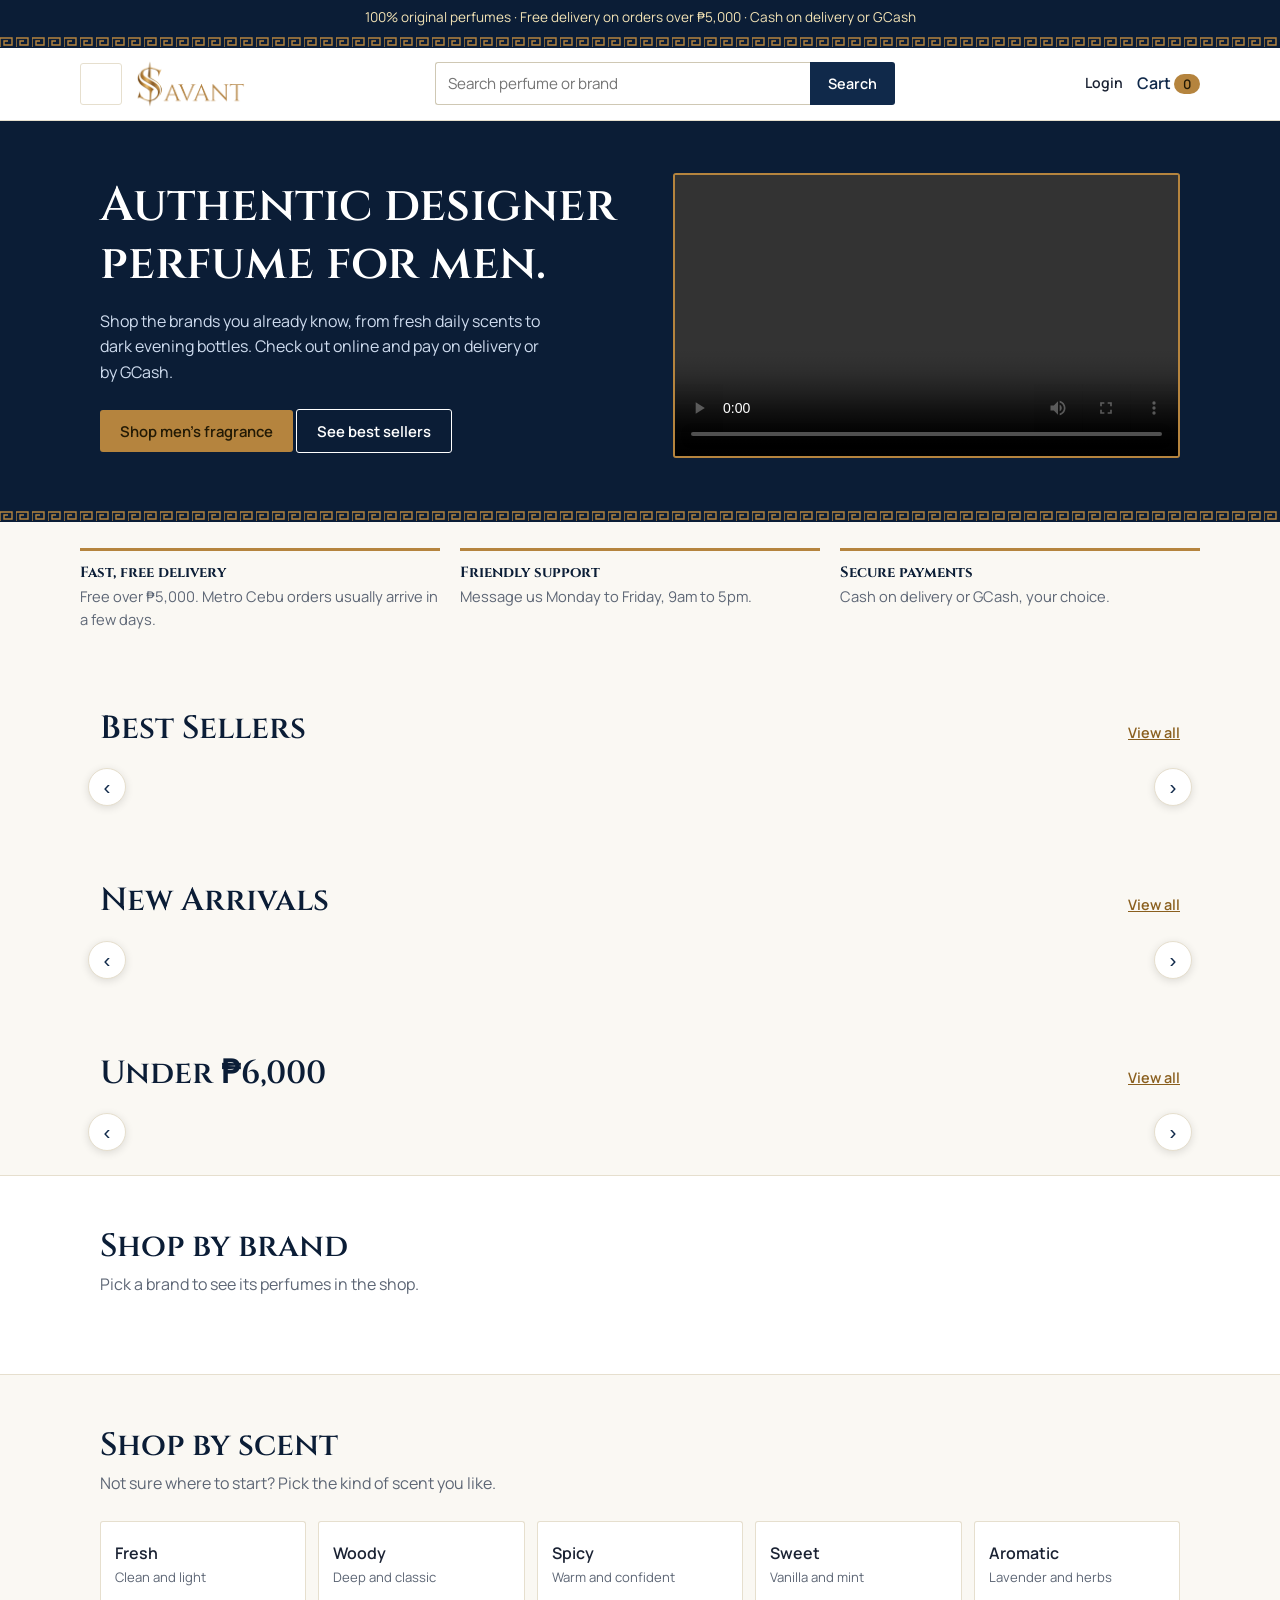
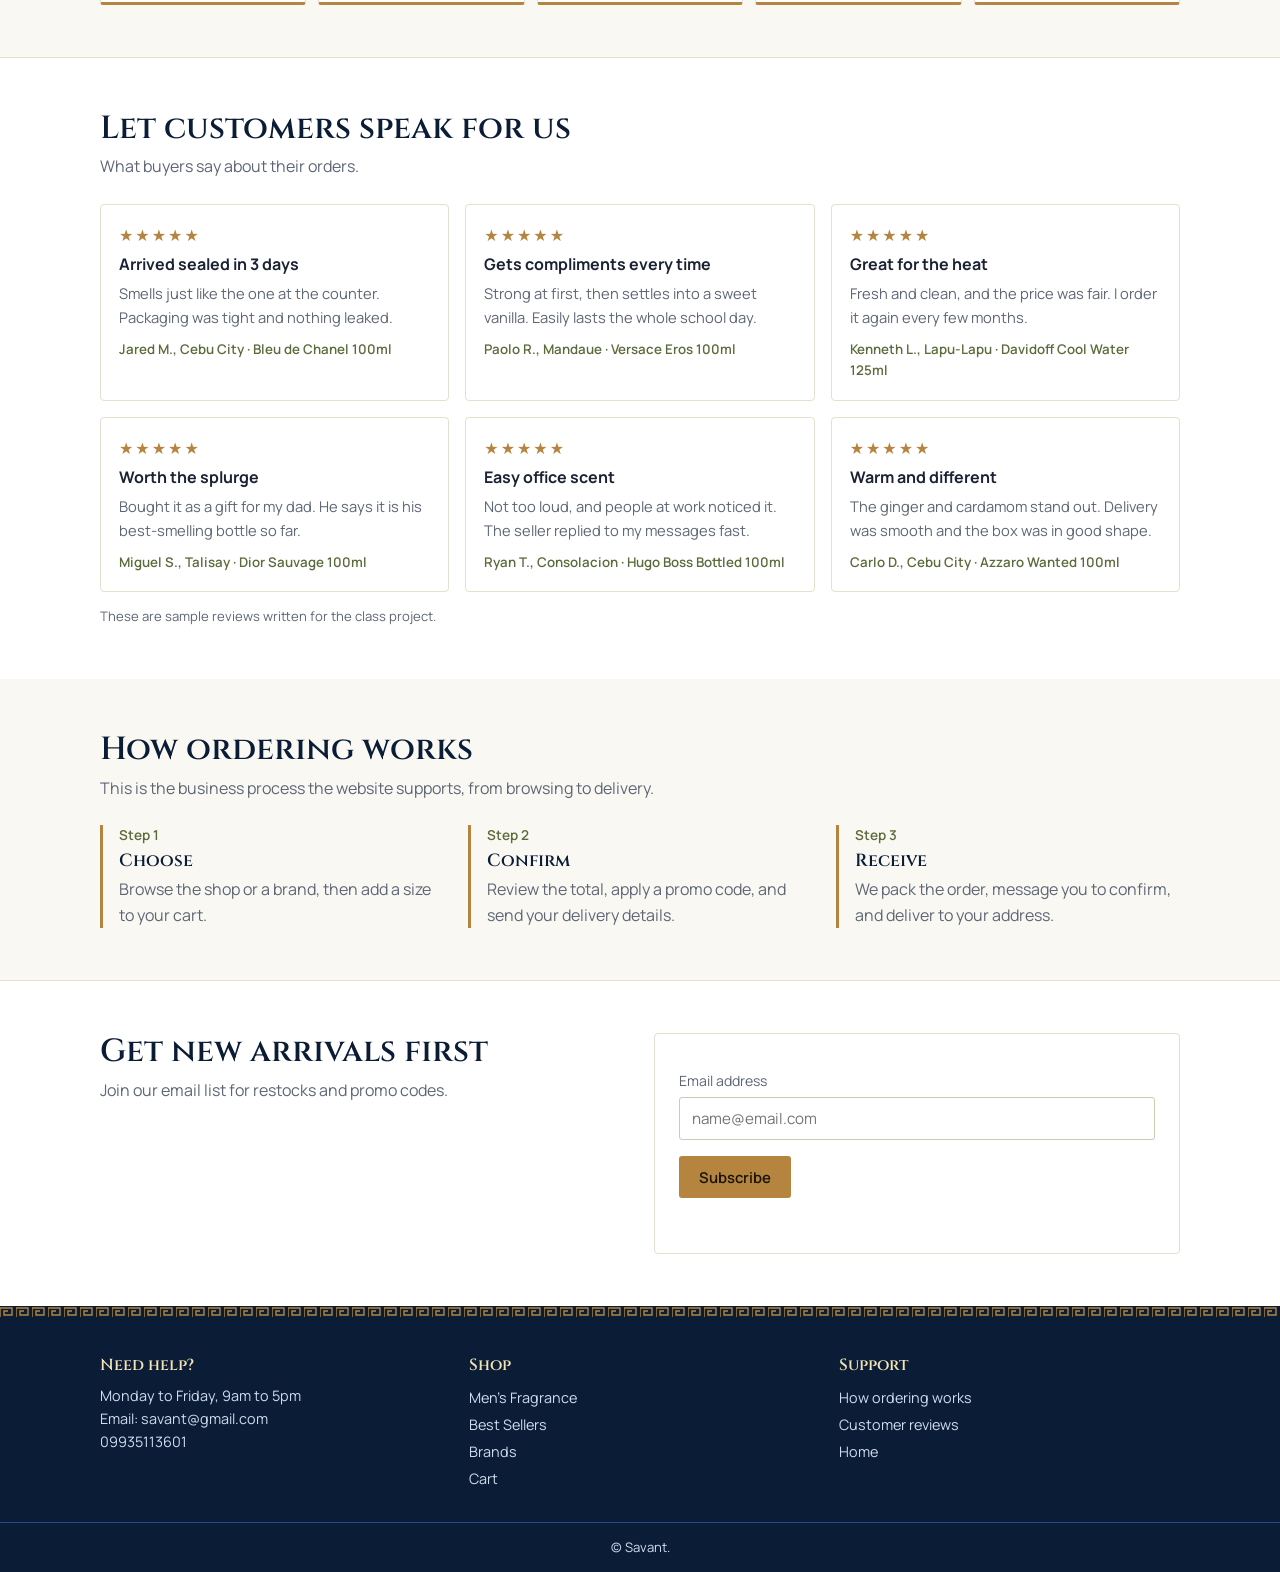
<file: index.html>
<!DOCTYPE html>
<html lang="en">
<head>
<meta charset="utf-8">
<meta name="viewport" content="width=device-width, initial-scale=1">
<title>Savant | Authentic Designer Perfume for Men</title>
<link rel="icon" href="assets/favicon.png" type="image/png">
<link rel="preconnect" href="https://fonts.googleapis.com">
<link rel="preconnect" href="https://fonts.gstatic.com" crossorigin>
<link href="https://fonts.googleapis.com/css2?family=Cinzel:wght@500;600&family=Manrope:wght@400;600&display=swap" rel="stylesheet">
<link rel="stylesheet" href="https://pyscript.net/releases/2025.8.1/core.css">
<script type="module" src="https://pyscript.net/releases/2025.8.1/core.js"></script>
<link rel="stylesheet" href="css/style.css">
</head>
<body>
<div class="topbar">100% original perfumes &middot; Free delivery on orders over &#8369;5,000 &middot; Cash on delivery or GCash</div>
<div class="meander"></div>
<header>
  <div class="wrap hrow">
    <button class="burger" id="burger" type="button" aria-label="Menu" aria-expanded="false"><span></span><span></span><span></span></button>
    <a class="brand" href="#home">
      <!-- Logo lives at assets/logo.png -->
      <img id="main-logo" src="assets/logo.png" alt="Savant" onerror="this.style.display='none';this.nextElementSibling.style.display='inline'"><span class="wordmark">Savant</span>
    </a>
    <form id="hform"><input id="hsearch" placeholder="Search perfume or brand" aria-label="Search"><button type="submit">Search</button></form>
    <a class="acct" id="acct" href="#login">Login</a>
    <a class="cartlink" href="#cart" data-nav="cart">Cart <span id="count">0</span></a>
  </div>
  <nav class="mainnav" id="mainnav"><div class="navrow">
    <a href="#home" data-nav="home">Home</a>
    <a href="#shop" data-nav="shop" data-family="all">Men's Fragrance</a>
    <div class="menu" id="menu">
      <button id="brands-btn" type="button">Brands &#9662;</button>
      <div class="mega"><div class="wrap"><div class="cols" id="mega-cols"></div></div></div>
    </div>
    <a href="#best">Best Sellers</a>
    <a href="#reviews">Customer Reviews</a>
    <a href="#about">About</a>
  </div></nav>
</header>

<!-- HOME VIEW -->
<main id="view-home">
<section class="hero"><div class="wrap">
  <div>
    <h1>Authentic designer perfume for men.</h1>
    <p>Shop the brands you already know, from fresh daily scents to dark evening bottles. Check out online and pay on delivery or by GCash.</p>
    <a class="btn gold" href="#shop" data-family="all">Shop men's fragrance</a>
    <a class="btn ghost" href="#best">See best sellers</a>
  </div>
  <div class="video">
    <!-- Put the advertisement video at assets/ad.mp4 -->
    <video controls preload="metadata" playsinline><source src="assets/ads.mp4" type="video/mp4">Your browser can't play this video.</video>
  </div>
</div></section>
<div class="meander"></div>

<div class="wrap perks">
  <div><b>Fast, free delivery</b>Free over &#8369;5,000. Metro Cebu orders usually arrive in a few days.</div>
  <div><b>Friendly support</b>Message us Monday to Friday, 9am to 5pm.</div>
  <div><b>Secure payments</b>Cash on delivery or GCash, your choice.</div>
</div>

<section class="sec" id="best-sec"><div class="wrap">
  <div class="railhead"><h2>Best Sellers</h2><a href="#shop" data-family="all">View all</a></div>
  <div class="rail"><button class="rbtn prev" aria-label="Previous">&#8249;</button><div class="track" id="best"></div><button class="rbtn next" aria-label="Next">&#8250;</button></div>
</div></section>
<section class="sec" ><div class="wrap">
  <div class="railhead"><h2>New Arrivals</h2><a href="#shop" data-family="all">View all</a></div>
  <div class="rail"><button class="rbtn prev" aria-label="Previous">&#8249;</button><div class="track" id="newin"></div><button class="rbtn next" aria-label="Next">&#8250;</button></div>
</div></section>
<section class="sec" ><div class="wrap">
  <div class="railhead"><h2>Under &#8369;6,000</h2><a href="#shop" data-family="all">View all</a></div>
  <div class="rail"><button class="rbtn prev" aria-label="Previous">&#8249;</button><div class="track" id="budget"></div><button class="rbtn next" aria-label="Next">&#8250;</button></div>
</div></section>

<section class="sec" id="brands" style="background:#fff;border-top:1px solid var(--line);border-bottom:1px solid var(--line)"><div class="wrap">
  <h2>Shop by brand</h2>
  <p class="lede">Pick a brand to see its perfumes in the shop.</p>
  <div class="tiles" id="brand-tiles"></div>
</div></section>

<section class="sec"><div class="wrap">
  <h2>Shop by scent</h2>
  <p class="lede">Not sure where to start? Pick the kind of scent you like.</p>
  <div class="tiles">
    <a class="tile" href="#shop" data-family="fresh"><span>Fresh<small>Clean and light</small></span></a>
    <a class="tile" href="#shop" data-family="woody"><span>Woody<small>Deep and classic</small></span></a>
    <a class="tile" href="#shop" data-family="spicy"><span>Spicy<small>Warm and confident</small></span></a>
    <a class="tile" href="#shop" data-family="sweet"><span>Sweet<small>Vanilla and mint</small></span></a>
    <a class="tile" href="#shop" data-family="aromatic"><span>Aromatic<small>Lavender and herbs</small></span></a>
  </div>
</div></section>

<section class="sec" id="reviews" style="background:#fff;border-top:1px solid var(--line)"><div class="wrap">
  <h2>Let customers speak for us</h2>
  <p class="lede">What buyers say about their orders.</p>
  <div class="reviews"><div class="rev"><span class="stars">&#9733;&#9733;&#9733;&#9733;&#9733;</span><b>Arrived sealed in 3 days</b><p>Smells just like the one at the counter. Packaging was tight and nothing leaked.</p><small>Jared M., Cebu City · Bleu de Chanel 100ml</small></div><div class="rev"><span class="stars">&#9733;&#9733;&#9733;&#9733;&#9733;</span><b>Gets compliments every time</b><p>Strong at first, then settles into a sweet vanilla. Easily lasts the whole school day.</p><small>Paolo R., Mandaue · Versace Eros 100ml</small></div><div class="rev"><span class="stars">&#9733;&#9733;&#9733;&#9733;&#9733;</span><b>Great for the heat</b><p>Fresh and clean, and the price was fair. I order it again every few months.</p><small>Kenneth L., Lapu-Lapu · Davidoff Cool Water 125ml</small></div><div class="rev"><span class="stars">&#9733;&#9733;&#9733;&#9733;&#9733;</span><b>Worth the splurge</b><p>Bought it as a gift for my dad. He says it is his best-smelling bottle so far.</p><small>Miguel S., Talisay · Dior Sauvage 100ml</small></div><div class="rev"><span class="stars">&#9733;&#9733;&#9733;&#9733;&#9733;</span><b>Easy office scent</b><p>Not too loud, and people at work noticed it. The seller replied to my messages fast.</p><small>Ryan T., Consolacion · Hugo Boss Bottled 100ml</small></div><div class="rev"><span class="stars">&#9733;&#9733;&#9733;&#9733;&#9733;</span><b>Warm and different</b><p>The ginger and cardamom stand out. Delivery was smooth and the box was in good shape.</p><small>Carlo D., Cebu City · Azzaro Wanted 100ml</small></div></div>
  <p class="note">These are sample reviews written for the class project.</p>
</div></section>

<section class="sec" id="about"><div class="wrap">
  <h2>How ordering works</h2>
  <p class="lede">This is the business process the website supports, from browsing to delivery.</p>
  <ol class="steps">
    <li><b>Choose</b>Browse the shop or a brand, then add a size to your cart.</li>
    <li><b>Confirm</b>Review the total, apply a promo code, and send your delivery details.</li>
    <li><b>Receive</b>We pack the order, message you to confirm, and deliver to your address.</li>
  </ol>
</div></section>

<section class="sec" style="background:#fff;border-top:1px solid var(--line)"><div class="wrap two">
  <div>
    <h2>Get new arrivals first</h2>
    <p class="lede">Join our email list for restocks and promo codes.</p>
  </div>
  <form class="panel" id="news">
    <label for="email">Email address</label>
    <input id="email" type="text" placeholder="name@email.com">
    <p style="margin-top:16px"><button class="btn" type="submit">Subscribe</button></p>
    <p class="result" id="news-msg" role="status"></p>
  </form>
</div></section>
</main>

<!-- SHOP VIEW -->
<main id="view-shop" hidden><div class="wrap" style="padding-top:44px;padding-bottom:64px">
  <h2>Men's Fragrance</h2>
  <p class="lede">Search by brand or name, filter by scent family, and sort by price.</p>
  <div class="bar">
    <div class="chips">
      <button class="chip on" data-filter="all">All</button>
      <button class="chip" data-filter="fresh">Fresh</button>
      <button class="chip" data-filter="woody">Woody</button>
      <button class="chip" data-filter="spicy">Spicy</button>
      <button class="chip" data-filter="sweet">Sweet</button>
      <button class="chip" data-filter="aromatic">Aromatic</button>
    </div>
    <input id="search" type="search" placeholder="Search brand or name" aria-label="Filter results">
    <select id="sort" aria-label="Sort by">
      <option value="featured">Featured</option>
      <option value="low">Price: low to high</option>
      <option value="high">Price: high to low</option>
    </select>
  </div>
  <p class="hint" id="result-count"></p>
  <div class="grid" id="grid"></div>
</div></main>

<!-- PRODUCT VIEW -->
<main id="view-product" hidden><div class="wrap" style="padding-top:26px;padding-bottom:64px">
  <p class="crumbs"><a href="#home">Home</a> / <a href="#shop" data-family="all">Men's Fragrance</a></p>
  <div id="product-box"></div>
</div></main>

<!-- CART VIEW -->
<main id="view-cart" hidden>
<div class="wrap narrow" style="padding-top:40px;padding-bottom:40px">
  <h2 class="center">Cart</h2>
  <div id="cart-body"></div>
  <div id="cart-foot" hidden>
    <div class="cfoot">
      <div><label for="note">Add order note</label><textarea id="note" placeholder="How can we help you?"></textarea></div>
      <div class="ctot">
        <p class="tline">Total: <strong id="cart-total"></strong></p>
        <p class="hint">Tax included and shipping calculated at checkout</p>
        <button class="btn dark" id="go-checkout" type="button">CHECKOUT</button>
        <p class="hint">You need to log in to check out.</p>
      </div>
    </div>
    <div class="estimate">
      <h3>Estimate shipping</h3>
      <div class="est-row">
        <select id="country" aria-label="Country"><option>Philippines</option></select>
        <select id="prov" aria-label="Province"><option>Cebu</option><option>Metro Manila</option><option>Bohol</option><option>Davao del Sur</option><option>Pampanga</option><option>Iloilo</option><option>Negros Oriental</option><option>Leyte</option><option>Laguna</option><option>Cavite</option><option>Batangas</option><option>Pangasinan</option></select>
        <input id="zip" placeholder="Zip code" aria-label="Zip code">
        <button class="btn dark" id="estimate" type="button">ESTIMATE</button>
      </div>
      <p class="hint" id="est-msg"></p>
    </div>
  </div>
</div>
<div style="background:#fff;border-top:1px solid var(--line)"><div class="wrap perks">
  <div><b>Fast, free delivery</b>Metro areas: 3-7 days. Provinces: 4-10 days.</div>
  <div><b>Friendly support</b>Customer service Monday to Friday, 9am to 5pm.</div>
  <div><b>Secure payments</b>COD, GCash, debit or credit card, online banking.</div>
</div></div>
</main>

<!-- LOGIN VIEW -->
<main id="view-login" hidden><div class="wrap" style="max-width:460px;padding-top:44px;padding-bottom:64px">
  <h2 class="center">Account</h2>
  <p class="hint center" id="login-note"></p>
  <div class="panel">
    <div class="tabs"><button class="tab on" data-tab="login" type="button">Log in</button><button class="tab" data-tab="reg" type="button">Create account</button></div>
    <form id="login-form">
      <label for="l-email">Email</label><input id="l-email" type="text" autocomplete="username">
      <label for="l-pw">Password</label><input id="l-pw" type="password" autocomplete="current-password">
      <p style="margin-top:16px"><button class="btn dark wide" type="submit">Log in</button></p>
    </form>
    <form id="reg-form" hidden>
      <label for="r-name">Full name</label><input id="r-name" type="text">
      <label for="r-email">Email</label><input id="r-email" type="text">
      <label for="r-pw">Password (at least 6 characters)</label><input id="r-pw" type="password">
      <label for="r-pw2">Confirm password</label><input id="r-pw2" type="password">
      <p style="margin-top:16px"><button class="btn dark wide" type="submit">Create account</button></p>
    </form>
    <p class="result" id="login-msg" role="status"></p>
    <p class="hint">Demo accounts for a moment, Accounts saved in this browser only :)).</p>
  </div>
</div></main>

<!-- CHECKOUT VIEW -->
<main id="view-checkout" hidden>
<div class="co-head"><div class="co-in"><a href="#cart" class="co-back">&#8249; Cart</a><img id="co-logo" alt="Savant"><span></span></div></div>
<div class="co-sumbar"><div class="co-in"><button id="sum-toggle" type="button" class="lnk blue">Order summary <span id="sum-arrow">&#9662;</span></button><strong id="co-total-top"></strong></div></div>
<div class="co-in co-body">
  <div id="co-items" class="co-items" hidden></div>
  <div id="co-main">
    <form id="pay-form" novalidate>
      <div class="co-h"><h3>Contact</h3><span class="hint" id="co-user"></span></div>
      <input id="c-email" type="text" placeholder="Email" aria-label="Email">
      <label class="chk"><input type="checkbox" checked> Email me with news and offers</label>

      <h3>Delivery</h3>
      <select id="c-country" aria-label="Country"><option>Philippines</option></select>
      <div class="two-in"><input id="c-fn" placeholder="First name" aria-label="First name"><input id="c-ln" placeholder="Last name" aria-label="Last name"></div>
      <input id="c-addr" class="ship-in" placeholder="&quot;Complete Address&quot; to avoid shipping delay." aria-label="Address">
      <input id="c-brgy" placeholder="Barangay" aria-label="Barangay">
      <div class="two-in"><input id="c-zip" placeholder="Postal code" aria-label="Postal code"><input id="c-city" class="ship-in" placeholder="City" aria-label="City"></div>
      <select id="c-region" aria-label="Region"><option>Cebu</option><option>Metro Manila</option><option>Bohol</option><option>Davao del Sur</option><option>Pampanga</option><option>Iloilo</option><option>Negros Oriental</option><option>Leyte</option><option>Laguna</option><option>Cavite</option><option>Batangas</option><option>Pangasinan</option></select>
      <input id="c-phone" placeholder="Phone" aria-label="Phone">
      <label class="chk"><input type="checkbox"> Save this information for next time</label>

      <h4>Shipping method</h4>
      <div class="ship-box" id="ship-box">Enter your shipping address to view available shipping methods.</div>

      <h3>Payment</h3>
      <p class="hint" style="margin-top:0">All transactions are secure and encrypted.</p>
      <div class="payopts">
        <label class="payopt"><input type="radio" name="pay" value="card" checked> <span>Credit card</span><em>VISA &middot; Mastercard</em></label>
        <div id="card-fields" class="card-fields">
          <input id="c-card" placeholder="Card number" inputmode="numeric" autocomplete="off" aria-label="Card number">
          <div class="two-in"><input id="c-exp" placeholder="Expiration date (MM/YY)" autocomplete="off" aria-label="Expiration date"><input id="c-cvc" placeholder="Security code" inputmode="numeric" autocomplete="off" aria-label="Security code"></div>
          <input id="c-cardname" placeholder="Name on card" aria-label="Name on card">
        </div>
        <label class="payopt"><input type="radio" name="pay" value="paymongo"> <span>Secure Payments via PayMongo</span><em>GCash &middot; Maya &middot; more</em></label>
        <label class="payopt"><input type="radio" name="pay" value="cod"> <span>Cash On Delivery Nationwide (COD)</span></label>
      </div>
      <p class="hint">Demo checkout for a class project. Nothing is charged, so don't enter a real card number.</p>

      <button class="chipbtn" id="disc-btn" type="button">&#127991; Add discount</button>
      <div id="disc-row" class="inline" hidden><input id="promo" placeholder="Discount code" aria-label="Discount code"><button class="btn ghost" id="apply" type="button">Apply</button></div>
      <p class="hint" id="promo-msg">Try SAVANT10 for 10% off.</p>

      <div class="co-total"><div><b>Total</b><small id="co-count"></small></div><strong><small>PHP</small> <span id="co-total"></span></strong></div>
      <p class="result" id="co-msg" role="alert"></p>
      <button class="btn dark wide pay" type="submit">Pay now</button>
    </form>
  </div>
  <div id="co-done" hidden><div id="co-done-body"></div></div>
</div>
</main>

<div class="meander"></div>
<footer>
  <div class="wrap">
    <div><h4>Need help?</h4>Monday to Friday, 9am to 5pm<br>Email: savant@gmail.com<br>09935113601</div>
    <div><h4>Shop</h4><a href="#shop" data-family="all">Men's Fragrance</a><a href="#best">Best Sellers</a><a href="#brands">Brands</a><a href="#cart">Cart</a></div>
    <div><h4>Support</h4><a href="#about">How ordering works</a><a href="#reviews">Customer reviews</a><a href="#home">Home</a></div>
  </div>
  <div class="legal">&copy; Savant.</div>
</footer>
<div id="toast" role="status"></div>

<script type="mpy" src="py/main.py"></script>
</body>
</html>
</file>
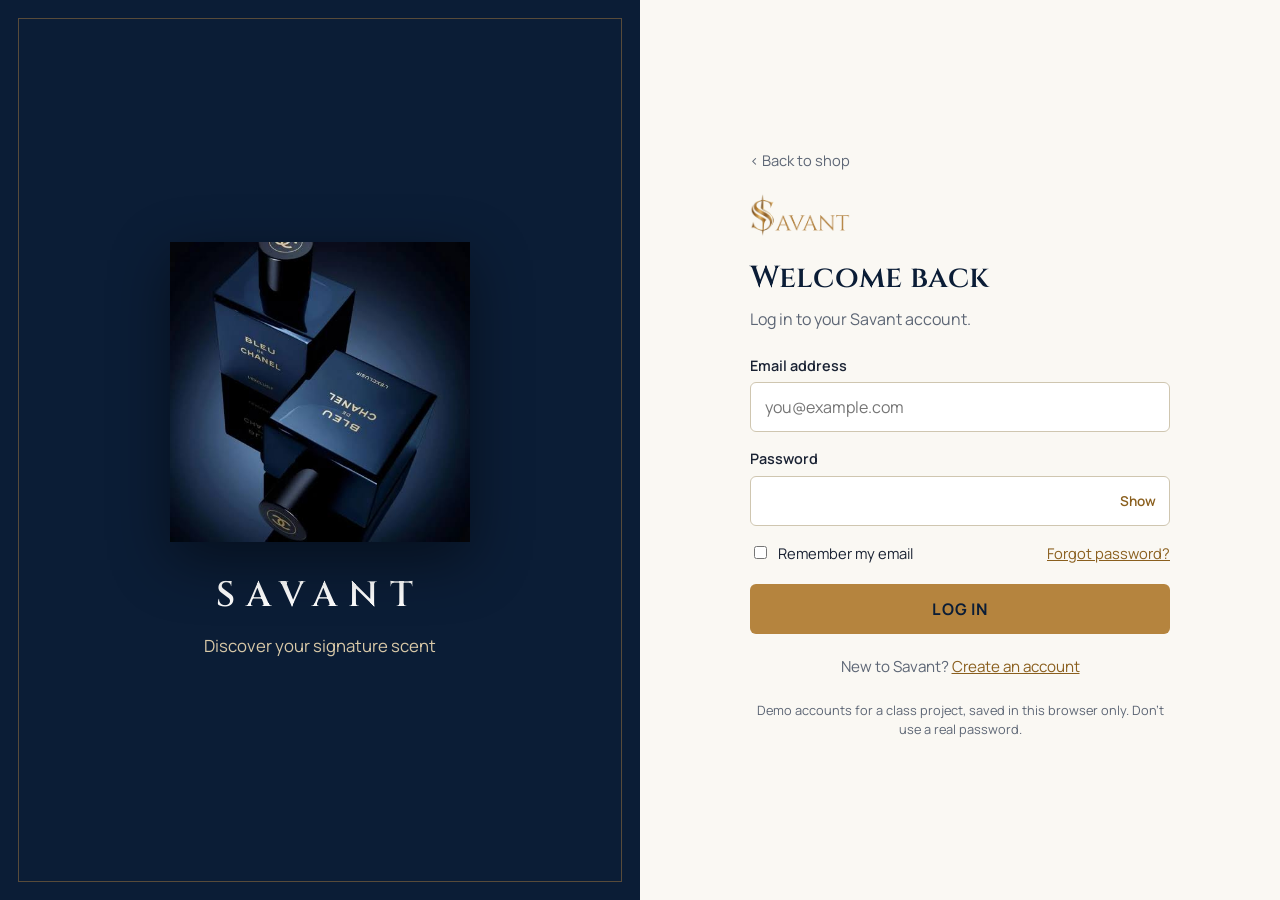
<file: login.html>
<!DOCTYPE html>
<html lang="en">
<head>
<meta charset="utf-8">
<meta name="viewport" content="width=device-width, initial-scale=1">
<title>Log in | Savant</title>
<link rel="icon" href="assets/favicon.png" type="image/png">
<link rel="preconnect" href="https://fonts.googleapis.com">
<link rel="preconnect" href="https://fonts.gstatic.com" crossorigin>
<link href="https://fonts.googleapis.com/css2?family=Cinzel:wght@500;600&family=Manrope:wght@400;600;700&display=swap" rel="stylesheet">
<link rel="stylesheet" href="css/auth.css">
</head>
<body data-page="login">
<div class="auth">

  <aside class="auth-art">
    <img src="assets/products/bleu-bottle.png" alt="Savant perfume bottle">
    <h1>SAVANT</h1>
    <p>Discover your signature scent</p>
  </aside>

  <main class="auth-form">
    <div class="box">
      <a class="back" href="index.html">&#8249; Back to shop</a>
      <a class="brand" href="index.html"><img src="assets/logo.png" alt="Savant"></a>

      <h2>Welcome back</h2>
      <p class="sub">Log in to your Savant account.</p>
      <p id="form-msg" class="msg" role="status"></p>

      <form id="login-form" novalidate>
        <div class="field">
          <label for="email">Email address</label>
          <input id="email" type="email" autocomplete="username" placeholder="you@example.com">
          <span class="err" role="alert"></span>
        </div>
        <div class="field">
          <label for="password">Password</label>
          <div class="input-wrap">
            <input id="password" type="password" autocomplete="current-password">
            <button class="toggle" type="button" data-target="password" aria-label="Show password">Show</button>
          </div>
          <span class="err" role="alert"></span>
        </div>

        <div class="options">
          <label class="check"><input id="remember" type="checkbox"> Remember my email</label>
          <a href="forgot-password.html">Forgot password?</a>
        </div>
        <button class="btn" type="submit">Log in</button>
      </form>

      <p class="switch">New to Savant? <a href="signup.html" id="to-signup">Create an account</a></p>
      <p class="note">Demo accounts for a class project, saved in this browser only. Don't use a real password.</p>
    </div>
  </main>

</div>
<script src="js/auth.js"></script>
</body>
</html>
</file>
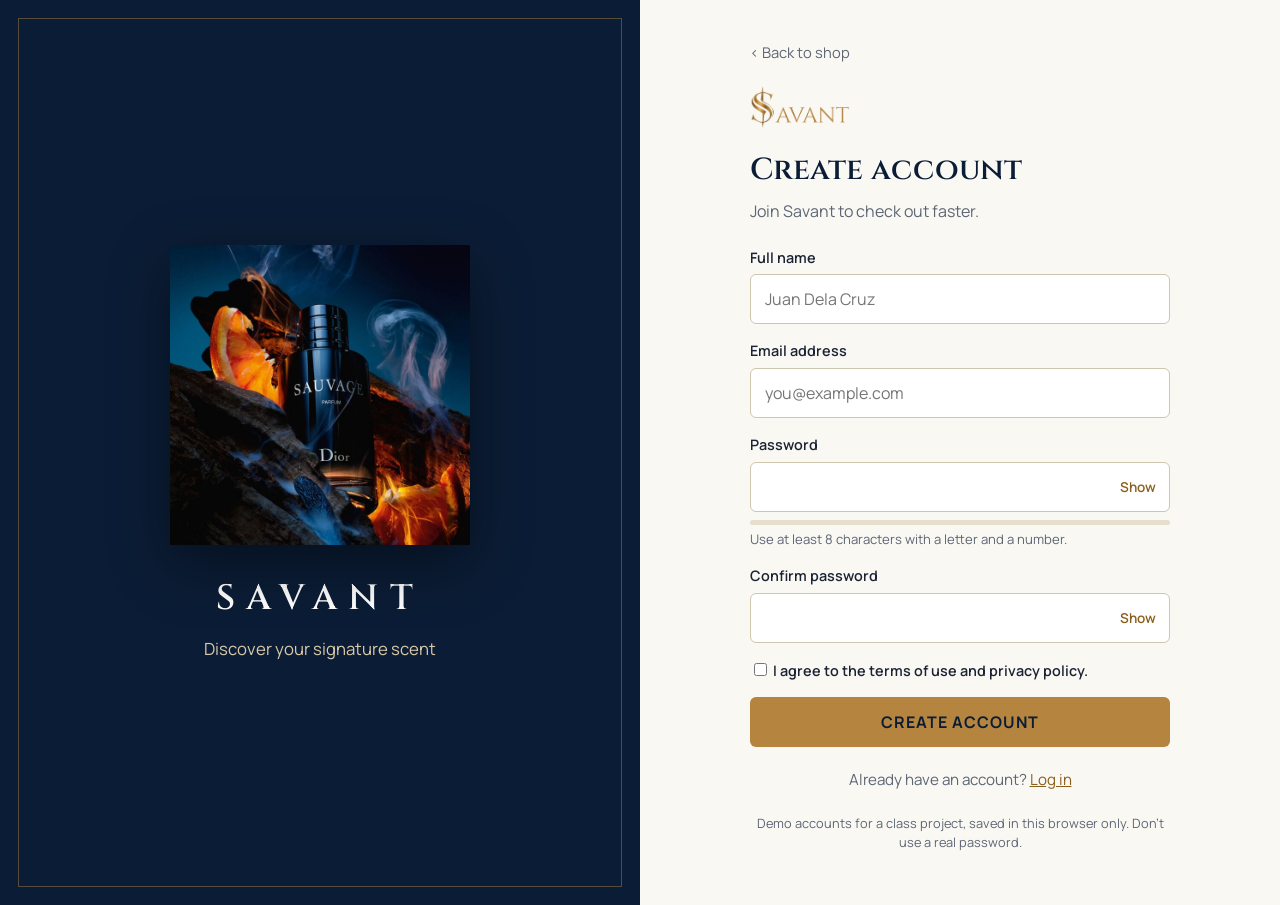
<file: signup.html>
<!DOCTYPE html>
<html lang="en">
<head>
<meta charset="utf-8">
<meta name="viewport" content="width=device-width, initial-scale=1">
<title>Create account | Savant</title>
<link rel="icon" href="assets/favicon.png" type="image/png">
<link rel="preconnect" href="https://fonts.googleapis.com">
<link rel="preconnect" href="https://fonts.gstatic.com" crossorigin>
<link href="https://fonts.googleapis.com/css2?family=Cinzel:wght@500;600&family=Manrope:wght@400;600;700&display=swap" rel="stylesheet">
<link rel="stylesheet" href="css/auth.css">
</head>
<body data-page="signup">
<div class="auth">

  <aside class="auth-art">
    <img src="assets/products/dior.png" alt="Savant perfume bottle">
    <h1>SAVANT</h1>
    <p>Discover your signature scent</p>
  </aside>

  <main class="auth-form">
    <div class="box">
      <a class="back" href="index.html">&#8249; Back to shop</a>
      <a class="brand" href="index.html"><img src="assets/logo.png" alt="Savant"></a>

      <h2>Create account</h2>
      <p class="sub">Join Savant to check out faster.</p>
      <p id="form-msg" class="msg" role="status"></p>

      <form id="signup-form" novalidate>
        <div class="field">
          <label for="name">Full name</label>
          <input id="name" type="text" autocomplete="name" placeholder="Juan Dela Cruz">
          <span class="err" role="alert"></span>
        </div>
        <div class="field">
          <label for="email">Email address</label>
          <input id="email" type="email" autocomplete="email" placeholder="you@example.com">
          <span class="err" role="alert"></span>
        </div>
        <div class="field">
          <label for="password">Password</label>
          <div class="input-wrap">
            <input id="password" type="password" autocomplete="new-password">
            <button class="toggle" type="button" data-target="password" aria-label="Show password">Show</button>
          </div>
          <div class="meter"><span id="meter-bar"></span></div>
          <div class="meter-text" id="meter-text">Use at least 8 characters with a letter and a number.</div>
          <span class="err" role="alert"></span>
        </div>
        <div class="field">
          <label for="confirm">Confirm password</label>
          <div class="input-wrap">
            <input id="confirm" type="password" autocomplete="new-password">
            <button class="toggle" type="button" data-target="confirm" aria-label="Show password">Show</button>
          </div>
          <span class="err" role="alert"></span>
        </div>
        <div class="field">
          <label class="check"><input id="terms" type="checkbox"> <span>I agree to the terms of use and privacy policy.</span></label>
          <span class="err" role="alert"></span>
        </div>
        <button class="btn" type="submit">Create account</button>
      </form>

      <p class="switch">Already have an account? <a href="login.html">Log in</a></p>
      <p class="note">Demo accounts for a class project, saved in this browser only. Don't use a real password.</p>
    </div>
  </main>

</div>
<script src="js/auth.js"></script>
</body>
</html>
</file>
<file: css/style.css>
:root{--bg:#faf8f3;--ink:#1a2233;--mut:#5d6675;--blue:#10294a;--deep:#0b1d36;--gold:#b5843e;--bronze:#8a5f1e;--olive:#5b6b3a;--line:#e6dfce;--sky:#f3ece0}
*{box-sizing:border-box;margin:0}
html{scroll-behavior:smooth}
body{background:var(--bg);color:var(--ink);font:400 1rem/1.6 Manrope,system-ui,sans-serif}
h1,h2,h3.t,.brand,.mega h4{font-family:Cinzel,Georgia,serif;font-weight:600;line-height:1.2}
a{color:inherit}
section{scroll-margin-top:130px}
.wrap{max-width:1120px;margin:0 auto;padding:0 20px}
.sec{padding:52px 0}
h2{font-size:clamp(1.4rem,3.4vw,2rem);color:var(--deep)}
.lede{color:var(--mut);max-width:58ch;margin:6px 0 24px}
.topbar{background:var(--deep);color:#f3e3b5;text-align:center;font-size:.85rem;padding:7px 12px}
.meander{height:12px;background:var(--deep) url("data:image/svg+xml,%3Csvg xmlns='http://www.w3.org/2000/svg' width='16' height='12' viewBox='0 0 16 12'%3E%3Cpath d='M0 11V2h12v7H4V5h4' fill='none' stroke='%23b5843e' stroke-width='1.4'/%3E%3C/svg%3E") repeat-x}
header{background:#fff;border-bottom:1px solid var(--line);position:sticky;top:0;z-index:20}
.hrow{display:flex;align-items:center;gap:14px;padding:12px 0}
.brand{display:flex;align-items:center;gap:10px;text-decoration:none;color:var(--blue);font-size:1.6rem;letter-spacing:.1em}
.brand img{height:48px;width:auto;display:block}
.wordmark{display:none;font-size:1.6rem;letter-spacing:.12em}
#hform{flex:1;max-width:460px;margin:0 auto;display:flex}
#hform input{border-radius:3px 0 0 3px;border-right:0}
#hform button{background:var(--blue);color:#fff;border:0;padding:0 18px;border-radius:0 3px 3px 0;font:600 .9rem Manrope,sans-serif;cursor:pointer}
.cartlink{text-decoration:none;color:var(--blue);font-weight:600;white-space:nowrap}
#count{background:var(--gold);color:#231a05;border-radius:99px;padding:1px 9px;font-size:.82rem}
.burger{display:flex;flex-direction:column;justify-content:center;gap:5px;width:42px;height:42px;padding:0 9px;background:none;border:1px solid var(--line);border-radius:3px;cursor:pointer}
.burger span{display:block;height:2px;background:var(--blue);border-radius:2px;transition:transform .2s,opacity .2s}
.burger.open span:nth-child(1){transform:translateY(7px) rotate(45deg)}
.burger.open span:nth-child(2){opacity:0}
.burger.open span:nth-child(3){transform:translateY(-7px) rotate(-45deg)}
.mainnav{display:none;position:absolute;left:0;top:100%;width:min(340px,100%);max-height:78vh;overflow-y:auto;background:var(--blue);border-bottom:3px solid var(--gold);box-shadow:0 12px 24px rgba(8,58,117,.2)}
.mainnav.open{display:block}
.navrow{display:flex;flex-direction:column;font-size:.93rem}
.navrow>a,.navrow>.menu>button{color:#fff;text-decoration:none;padding:11px 16px;border:0;background:none;font:600 .93rem Manrope,sans-serif;cursor:pointer;display:block;width:100%;text-align:left}
.navrow>a:hover,.navrow>a.on,.navrow>.menu>button:hover{background:var(--deep)}
.mega{display:none;background:#fff;padding:10px 16px 14px}
.menu.open .mega{display:block}
.mega .wrap{padding:0}
.mega .cols{display:grid;grid-template-columns:repeat(2,1fr);gap:14px}
.mega h4{color:var(--gold);font-size:1rem;margin-bottom:6px;border-bottom:1px solid var(--line);padding-bottom:4px}
.mega a{display:block;text-decoration:none;padding:3px 0;font-size:.9rem}
.mega a:hover{color:var(--blue)}
.hero{background:var(--deep);color:#fff}
.hero .wrap{display:grid;grid-template-columns:1.05fr 1fr;gap:40px;align-items:center;padding-top:52px;padding-bottom:52px}
.hero h1{font-size:clamp(1.9rem,4.6vw,3rem);margin-bottom:16px}
.hero p{color:#cfdcef;max-width:44ch;margin-bottom:24px}
.btn{display:inline-block;background:var(--gold);color:#1b1407;border:0;border-radius:3px;padding:11px 20px;font:600 .93rem Manrope,sans-serif;cursor:pointer;text-decoration:none}
.btn:hover{background:#c99a4f}
.btn.gold{background:var(--gold);color:#231a05}

.btn.ghost{background:none;color:var(--blue);border:1px solid var(--blue)}
.hero .btn.ghost{color:#fff;border-color:#fff}
.video{aspect-ratio:16/9;background:#05294f;border:2px solid var(--gold);border-radius:3px;overflow:hidden}
.video video{width:100%;height:100%;display:block;object-fit:cover}
.perks{display:grid;grid-template-columns:repeat(auto-fit,minmax(230px,1fr));gap:20px;padding:26px 0}
.perks div{border-top:3px solid var(--gold);padding-top:10px;color:var(--mut);font-size:.92rem}
.perks b{display:block;color:var(--deep);font-family:Cinzel,serif}
.railhead{display:flex;justify-content:space-between;align-items:baseline;margin-bottom:14px;gap:12px}
.railhead a{color:var(--bronze);font-weight:600;font-size:.9rem}
.rail{position:relative}
.track{display:flex;gap:16px;overflow-x:auto;scroll-snap-type:x mandatory;scroll-behavior:smooth;padding:4px 2px 12px;scrollbar-width:thin}
.track .card{flex:0 0 230px;scroll-snap-align:start}
.rbtn{position:absolute;top:38%;z-index:2;width:38px;height:38px;border-radius:50%;border:1px solid var(--line);background:#fff;color:var(--blue);cursor:pointer;font-size:1.3rem;box-shadow:0 2px 8px rgba(0,0,0,.12)}
.rbtn.prev{left:-12px}.rbtn.next{right:-12px}
.grid{display:grid;grid-template-columns:repeat(auto-fill,minmax(220px,1fr));gap:16px}
.card{background:#fff;border:1px solid var(--line);border-radius:4px;padding:14px;display:flex;flex-direction:column;gap:6px}
.thumb{background:var(--sky);border-radius:3px;margin-bottom:4px}

.brandname{color:var(--olive);font-size:.82rem;font-weight:600}
.card h3{font:600 1rem/1.3 Manrope,sans-serif}
.notes{color:var(--mut);font-size:.86rem;flex:1}
.buy{display:flex;justify-content:space-between;align-items:center;gap:8px;margin:4px 0}
.price{color:var(--bronze);font-size:1.1rem}
.was{color:#8a93a3;font-size:.85rem}
select,input{background:#fff;color:var(--ink);border:1px solid #cfc8b4;border-radius:3px;padding:10px 12px;font:400 .95rem Manrope,sans-serif;width:100%}
.buy select{width:auto;padding:7px 8px}
:focus-visible{outline:2px solid var(--gold);outline-offset:2px}
.tiles{display:grid;grid-template-columns:repeat(auto-fit,minmax(150px,1fr));gap:12px}
.tile{display:flex;align-items:flex-end;min-height:84px;padding:14px;border:1px solid var(--line);border-bottom:3px solid var(--gold);border-radius:3px;background:#fff;text-decoration:none;font-weight:600}
.tile:hover{background:var(--sky)}
.tile small{display:block;font-weight:400;color:var(--mut);font-size:.82rem}
.reviews{display:grid;grid-template-columns:repeat(auto-fit,minmax(300px,1fr));gap:16px}
.rev{background:#fff;border:1px solid var(--line);border-radius:4px;padding:18px}
.stars{color:var(--gold);letter-spacing:2px}
.rev b{display:block;margin:4px 0}
.rev p{color:var(--mut);font-size:.92rem}
.rev small{display:block;margin-top:10px;color:var(--olive);font-weight:600}
.note{font-size:.82rem;color:var(--mut);margin-top:14px}
.chips{display:flex;gap:8px;flex-wrap:wrap}
.chip{background:#fff;border:1px solid #cfc8b4;color:var(--ink);padding:7px 16px;border-radius:99px;font:600 .88rem Manrope,sans-serif;cursor:pointer}
.chip.on{background:var(--blue);color:#fff;border-color:var(--blue)}
.bar{display:flex;gap:12px;flex-wrap:wrap;align-items:center;justify-content:space-between;margin-bottom:18px}
.bar input{max-width:240px}.bar select{width:auto}
.two{display:grid;grid-template-columns:1fr 1fr;gap:28px;align-items:start}
.panel{background:#fff;border:1px solid var(--line);border-radius:4px;padding:24px}
.panel h3{font:600 1.15rem Cinzel,serif;color:var(--deep);margin-bottom:12px}
label{display:block;font-size:.88rem;color:var(--mut);margin:12px 0 4px}
.result,.hint{font-size:.88rem;color:var(--mut);min-height:1.5em;margin-top:10px}
.row{display:grid;grid-template-columns:1fr auto auto;gap:12px;align-items:center;padding:10px 0;border-bottom:1px solid var(--line);font-size:.93rem}
.qty{display:flex;align-items:center;gap:8px}
.qty button{width:28px;height:28px;border-radius:50%;border:1px solid #cfc8b4;background:#fff;color:var(--ink);cursor:pointer}
.empty{color:var(--mut)}.empty a{color:var(--bronze)}
.sum{display:flex;justify-content:space-between;padding:6px 0;color:var(--mut)}
.sum.total{color:var(--ink);font-size:1.15rem;font-weight:600;border-top:1px solid var(--line);margin-top:6px;padding-top:12px}
.inline{display:flex;gap:8px;margin-top:14px}
.steps{display:grid;grid-template-columns:repeat(auto-fit,minmax(220px,1fr));gap:24px;list-style:none;padding:0;counter-reset:s}
.steps li{counter-increment:s;border-left:3px solid var(--gold);padding-left:16px;color:var(--mut)}
.steps li::before{content:"Step " counter(s);display:block;color:var(--olive);font-size:.85rem;font-weight:600}
.steps b{display:block;font:600 1.1rem Cinzel,serif;color:var(--deep);margin:2px 0 4px}
footer{background:var(--deep);color:#cfdcef;font-size:.9rem}
footer .wrap{display:grid;grid-template-columns:repeat(auto-fit,minmax(220px,1fr));gap:28px;padding-top:36px;padding-bottom:30px}
footer h4{font:600 1rem Cinzel,serif;color:#f3e3b5;margin-bottom:8px}
footer a{display:block;text-decoration:none;padding:2px 0}
footer a:hover{color:#fff}
.legal{text-align:center;padding:14px;border-top:1px solid #1d4f8c;font-size:.82rem}
#toast{position:fixed;left:50%;bottom:22px;transform:translateX(-50%);background:var(--deep);color:#fff;padding:10px 18px;border-radius:3px;opacity:0;pointer-events:none;transition:opacity .2s;z-index:50;max-width:92vw;text-align:center;font-size:.9rem}
#toast.show{opacity:1}
main[hidden]{display:none}
.acct{color:var(--ink);text-decoration:none;font-weight:600;font-size:.88rem;white-space:nowrap}
.acct:hover{color:var(--bronze)}
textarea{background:#fff;color:var(--ink);border:1px solid #cfc8b4;border-radius:3px;padding:10px 12px;font:400 .95rem Manrope,sans-serif;width:100%;min-height:96px;resize:vertical}
.center{text-align:center}
.narrow{max-width:860px}
.btn.dark{background:var(--blue);color:#fff;letter-spacing:.08em;font-size:.82rem}
.btn.dark:hover{background:var(--deep)}
.btn.wide{display:block;width:100%;text-align:center;padding:14px}
.lnk{background:none;border:0;padding:0;color:var(--ink);text-decoration:underline;font:400 .82rem Manrope,sans-serif;cursor:pointer}
.lnk.blue{color:#1a5fc0;text-decoration:none;font-size:.9rem}
.thumb{display:block;height:180px;padding:6px}
.art{width:100%;height:100%;display:block}
.card h3 a{text-decoration:none}
.card h3 a:hover{color:var(--bronze)}
.rate{font-size:.8rem;color:var(--mut)}
.crumbs{font-size:.85rem;color:var(--mut);margin-bottom:18px}
.crumbs a:hover{color:var(--bronze)}
.pgrid{display:grid;grid-template-columns:1.1fr 1fr;gap:36px;align-items:start}
.pmain{background:var(--sky);border:1px solid var(--line);border-radius:4px;padding:18px;aspect-ratio:1/1;display:grid;place-items:center}
.pmain .art{max-height:100%}
.thumbs{display:flex;gap:10px;margin-top:12px}
.pt{width:64px;height:64px;padding:3px;background:var(--sky);border:1px solid var(--line);border-radius:3px;cursor:pointer}
.pt.on{border:2px solid var(--blue)}
.ptitle{font:600 1.4rem/1.3 Manrope,sans-serif;margin:2px 0 8px;color:var(--ink)}
.pprice{margin-bottom:10px}
.pprice .price{font-size:1.4rem}
.pinfo label{margin-top:6px}
.pinfo select{width:auto;min-width:120px}
.acc{border-top:1px solid var(--line);border-bottom:1px solid var(--line);margin:18px 0}
.accb{display:flex;justify-content:space-between;width:100%;background:none;border:0;padding:14px 0;font:600 .9rem Manrope,sans-serif;color:var(--ink);cursor:pointer}
.accp{padding:0 0 14px;color:var(--mut);font-size:.92rem}
.qtybox{display:inline-flex;align-items:center;border:1px solid #cfc8b4;border-radius:3px;background:#fff}
.qtybox button{width:34px;height:34px;border:0;background:none;color:var(--ink);cursor:pointer;font-size:1rem}
.qtybox span{min-width:34px;text-align:center;font-size:.9rem}
.stock{color:#2f7a3a;font-style:italic;font-size:.88rem;margin:12px 0}
.auth{display:flex;gap:10px;flex-wrap:wrap;margin-top:18px}
.auth span{flex:1;min-width:150px;text-align:center;background:var(--blue);color:#f3e3b5;border:2px solid var(--gold);border-radius:3px;padding:12px 8px;font:600 .9rem Cinzel,serif}
.h2s{margin:48px 0 16px}
.chead{display:grid;grid-template-columns:1fr 150px 110px;gap:12px;font-size:.8rem;color:var(--mut);padding:8px 0;border-bottom:1px solid var(--line)}
.chead span:last-child,.ctotal{text-align:right}
.crow{display:grid;grid-template-columns:1fr 150px 110px;gap:12px;align-items:start;padding:16px 0;border-bottom:1px solid var(--line)}
.cprod{display:flex;gap:14px;align-items:flex-start}
.cthumb{width:96px;height:96px;background:var(--sky);border:1px solid var(--line);padding:4px;flex:none}
.cinfo{display:flex;flex-direction:column;gap:2px;font-size:.9rem}
.cinfo a:hover{color:var(--bronze)}
.unit{color:var(--mut);font-size:.85rem}
.cqty{display:flex;flex-direction:column;align-items:center;gap:8px}
.ctotal{font-size:.92rem}
.cfoot{display:grid;grid-template-columns:1fr 1fr;gap:28px;padding:22px 0}
.ctot{text-align:right}
.tline{font-size:1.1rem;margin-bottom:4px}
.ctot .btn{margin:12px 0 4px;padding:13px 34px}
.estimate{background:#fff;border:1px solid var(--line);border-radius:3px;padding:18px}
.estimate h3{font:600 1rem Cinzel,serif;text-align:center;margin-bottom:12px;color:var(--deep)}
.est-row{display:grid;grid-template-columns:1fr 1fr 1fr auto;gap:10px}
.tabs{display:flex;margin-bottom:6px;border-bottom:1px solid var(--line)}
.tab{flex:1;background:none;border:0;border-bottom:3px solid transparent;padding:10px;font:600 .92rem Manrope,sans-serif;color:var(--mut);cursor:pointer}
.tab.on{color:var(--ink);border-bottom-color:var(--gold)}
body.co .topbar,body.co .meander,body.co header,body.co footer{display:none}
body.co{background:#fff}
.co-in{max-width:560px;margin:0 auto;padding:0 20px}
.co-head{background:#fff;border-bottom:1px solid var(--line);padding:14px 0}
.co-head .co-in{display:grid;grid-template-columns:1fr auto 1fr;align-items:center}
.co-head img{height:46px;width:auto}
.co-back{color:#1a5fc0;text-decoration:none;font-size:.9rem}
.co-sumbar{background:#f4f4f4;border-bottom:1px solid var(--line);padding:14px 0}
.co-sumbar .co-in{display:flex;justify-content:space-between;align-items:center}
.co-body{padding-top:20px;padding-bottom:56px}
.co-items{background:#f4f4f4;border-radius:4px;padding:14px;margin-bottom:18px}
.srow{display:grid;grid-template-columns:64px 1fr auto;gap:12px;align-items:center;padding:8px 0;font-size:.9rem}
.srow small{display:block;color:var(--mut)}
.sthumb{position:relative;width:64px;height:64px;background:var(--sky);border:1px solid var(--line);border-radius:4px;padding:3px}
.sbadge{position:absolute;top:-8px;right:-8px;background:var(--mut);color:#fff;border-radius:99px;min-width:20px;height:20px;font-size:.75rem;display:grid;place-items:center}
#pay-form h3{font:600 1.1rem Manrope,sans-serif;margin:24px 0 10px;color:var(--ink)}
#pay-form h4{font:600 .95rem Manrope,sans-serif;margin:22px 0 8px}
#pay-form input[type=text],#pay-form input:not([type]),#pay-form select{margin-bottom:10px;padding:13px 12px}
.co-h{display:flex;justify-content:space-between;align-items:baseline}
.co-h h3{margin-top:4px!important}
.two-in{display:grid;grid-template-columns:1fr 1fr;gap:10px}
.chk{display:flex;align-items:center;gap:8px;font-size:.85rem;color:var(--ink);margin:2px 0 6px}
.chk input{width:auto}
.ship-box{background:#f4f4f4;border-radius:4px;padding:16px;text-align:center;font-size:.85rem;color:var(--mut)}
.shipopt{display:flex;justify-content:space-between;align-items:center;text-align:left;color:var(--ink)}
.shipopt small{display:block;color:var(--mut)}
.payopts{border:1px solid #cfc8b4;border-radius:4px;overflow:hidden}
.payopt{display:flex;align-items:center;gap:10px;padding:14px;font-size:.88rem;font-weight:600;color:var(--ink);border-bottom:1px solid var(--line);margin:0;cursor:pointer}
.payopt:last-child{border-bottom:0}
.payopt input{width:auto}
.payopt em{margin-left:auto;font-style:normal;font-weight:400;font-size:.75rem;color:var(--mut)}
.card-fields{background:#f4f4f4;padding:12px;border-bottom:1px solid var(--line)}
.card-fields[hidden]{display:none}
.card-fields input{margin-bottom:10px}
.chipbtn{margin-top:20px;background:#fff;border:1px solid #cfc8b4;border-radius:5px;padding:8px 12px;font:600 .85rem Manrope,sans-serif;cursor:pointer}
.co-total{display:flex;justify-content:space-between;align-items:center;margin:18px 0 6px;font-size:1.1rem}
.co-total small{display:block;font-weight:400;color:var(--mut);font-size:.8rem}
.co-total strong small{display:inline;font-size:.72rem;margin-right:4px}
.btn.pay{margin-top:10px;font-size:.95rem;letter-spacing:0}
.dl{margin:0 0 12px 18px}
@media(max-width:800px){.pgrid,.cfoot{grid-template-columns:1fr}.ctot{text-align:left}.est-row{grid-template-columns:1fr 1fr}.chead{grid-template-columns:1fr 120px 80px}.crow{grid-template-columns:1fr 120px 80px}}
@media(max-width:560px){.crow{grid-template-columns:1fr 1fr}.cprod{grid-column:1/-1}.crow .cqty{align-items:flex-start}.chead{display:none}.cthumb{width:80px;height:80px}}

@media(max-width:800px){.hero .wrap,.two{grid-template-columns:1fr}#hform{order:3;flex-basis:100%;max-width:none}.hrow{flex-wrap:wrap}.rbtn{display:none}.sec{padding:40px 0}}

/* Product pictures (real photos or the placeholder) */
.art{object-fit:contain}
</file>
<file: css/auth.css>
/* Savant login / sign up / forgot password */
:root{
  --bg:#faf8f3; --ink:#1a2233; --mut:#5d6675; --deep:#0b1d36; --blue:#10294a;
  --gold:#b5843e; --bronze:#8a5f1e; --line:#e6dfce; --sky:#f3ece0;
  --err:#b3261e; --ok:#2f6b3a;
}
*{box-sizing:border-box}
html,body{margin:0;min-height:100%}
body{font-family:Manrope,system-ui,sans-serif;color:var(--ink);background:var(--bg);line-height:1.5}
a{color:var(--bronze)}
a:hover{color:var(--gold)}

.auth{display:grid;grid-template-columns:1fr 1fr;min-height:100vh}

/* ---------- left side ---------- */
.auth-art{background:var(--deep);color:#fff;display:flex;flex-direction:column;align-items:center;justify-content:center;text-align:center;padding:48px 32px;position:relative;overflow:hidden}
.auth-art::before{content:"";position:absolute;inset:18px;border:1px solid rgba(181,132,62,.45);pointer-events:none}
.auth-art img{width:min(300px,70%);max-height:46vh;object-fit:contain;margin-bottom:28px;filter:drop-shadow(0 18px 30px rgba(0,0,0,.45))}
.auth-art h1{font-family:Cinzel,Georgia,serif;font-weight:600;letter-spacing:.32em;font-size:2.2rem;margin:0 0 10px;color:#fff}
.auth-art p{margin:0;color:#d9c9a8;font-size:1.05rem;max-width:28ch}

/* ---------- right side ---------- */
.auth-form{display:flex;align-items:center;justify-content:center;padding:40px 24px}
.box{width:100%;max-width:420px}
.back{display:inline-block;margin-bottom:22px;font-size:.92rem;text-decoration:none;color:var(--mut)}
.back:hover{color:var(--bronze)}
.brand{display:block;margin-bottom:18px}
.brand img{height:44px;width:auto;display:block}
.box h2{font-family:Cinzel,Georgia,serif;font-weight:600;font-size:1.9rem;margin:0 0 6px;color:var(--deep)}
.sub{margin:0 0 24px;color:var(--mut)}

.field{margin-bottom:16px}
.field label{display:block;font-weight:600;font-size:.9rem;margin-bottom:6px}
.input-wrap{position:relative}
.field input[type=text],.field input[type=email],.field input[type=password]{
  width:100%;padding:12px 14px;font:inherit;color:var(--ink);background:#fff;
  border:1px solid #cfc6b0;border-radius:6px}
.field input:focus{outline:2px solid var(--gold);outline-offset:1px;border-color:var(--gold)}
.input-wrap input{padding-right:64px}
.toggle{position:absolute;right:6px;top:50%;transform:translateY(-50%);background:none;border:0;color:var(--bronze);font:inherit;font-size:.85rem;font-weight:600;cursor:pointer;padding:6px 8px}
.err{display:block;min-height:0;margin-top:5px;font-size:.85rem;color:var(--err)}
.field.invalid input{border-color:var(--err)}

.meter{height:5px;background:var(--line);border-radius:3px;margin-top:8px;overflow:hidden}
.meter span{display:block;height:100%;width:0;background:var(--err);transition:width .2s,background .2s}
.meter-text{font-size:.82rem;color:var(--mut);margin-top:5px}

.options{display:flex;justify-content:space-between;align-items:center;gap:12px;margin:4px 0 20px;font-size:.92rem}
.check{display:flex;align-items:flex-start;gap:8px;font-size:.92rem;font-weight:400}
.check input{margin-top:4px;accent-color:var(--gold)}

.btn{width:100%;padding:13px 16px;font:inherit;font-weight:700;letter-spacing:.06em;text-transform:uppercase;color:var(--deep);background:var(--gold);border:0;border-radius:6px;cursor:pointer}
.btn:hover{background:#c4923f}
.btn:focus-visible{outline:2px solid var(--deep);outline-offset:2px}

.msg{margin:0 0 16px;padding:11px 14px;border-radius:6px;font-size:.92rem}
.msg:empty{display:none}
.msg.error{background:#fbe9e7;color:var(--err);border:1px solid #f0c4be}
.msg.success{background:#e8f3ea;color:var(--ok);border:1px solid #bfdcc5}

.switch{margin:22px 0 0;text-align:center;color:var(--mut);font-size:.95rem}
.note{margin-top:22px;font-size:.8rem;color:var(--mut);text-align:center}
[hidden]{display:none!important}

@media (max-width:820px){
  .auth{grid-template-columns:1fr}
  .auth-art{padding:28px 20px}
  .auth-art img{max-height:130px;margin-bottom:12px}
  .auth-art h1{font-size:1.5rem}
  .auth-art p{font-size:.95rem}
  .auth-form{padding:28px 18px 40px}
}
</file>
